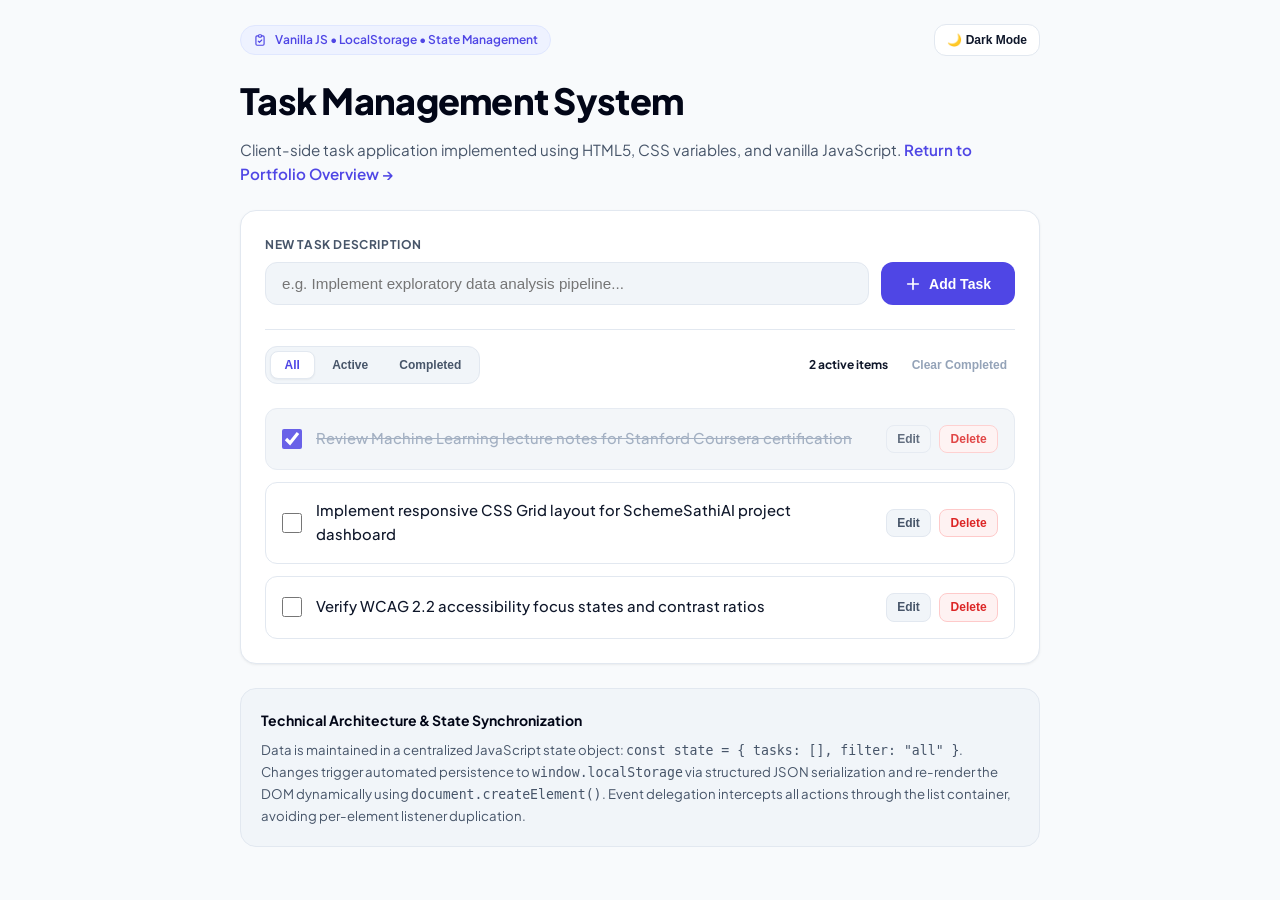
<file: todo.html>
<!DOCTYPE html>
<html lang="en" dir="ltr">
<head>
  <meta charset="UTF-8">
  <meta name="viewport" content="width=device-width, initial-scale=1.0">
  <title>Task Manager — Vanilla JavaScript &amp; State Management</title>
  <meta name="description" content="Client-side To-Do application built with pure HTML5, CSS3, and vanilla JavaScript. Features localStorage persistence and event delegation.">
  <link rel="preconnect" href="https://fonts.googleapis.com">
  <link rel="preconnect" href="https://fonts.gstatic.com" crossorigin>
  <link href="https://fonts.googleapis.com/css2?family=Plus+Jakarta+Sans:wght@400;500;600;700;800&display=swap" rel="stylesheet">
  <link rel="stylesheet" href="./todo.css">
</head>
<body>

  <!-- Screen reader live announcer -->
  <div id="live-announcer" class="sr-only" aria-live="polite" aria-atomic="true"></div>

  <div class="container">
    <!-- Header Landmark -->
    <header class="app-header" role="banner">
      <div class="top-bar">
        <span class="badge">
          <svg width="14" height="14" viewBox="0 0 24 24" fill="none" stroke="currentColor" stroke-width="2" aria-hidden="true">
            <path stroke-linecap="round" stroke-linejoin="round" d="M9 5H7a2 2 0 00-2 2v12a2 2 0 002 2h10a2 2 0 002-2V7a2 2 0 00-2-2h-2M9 5a2 2 0 002 2h2a2 2 0 002-2M9 5a2 2 0 012-2h2a2 2 0 012 2m-6 9l2 2 4-4" />
          </svg>
          Vanilla JS &bull; LocalStorage &bull; State Management
        </span>

        <button type="button" id="theme-toggle-btn" class="theme-toggle-btn" aria-label="Toggle color theme">
          🌙 Dark Mode
        </button>
      </div>

      <h1>Task Management System</h1>
      <p class="subtitle">
        Client-side task application implemented using HTML5, CSS variables, and vanilla JavaScript.
        <a href="./#todo" class="nav-back-link">Return to Portfolio Overview &rarr;</a>
      </p>
    </header>

    <!-- Main Landmark -->
    <main role="main">
      <section class="todo-card" aria-labelledby="todo-card-title">
        <h2 id="todo-card-title" class="sr-only">Task Operations &amp; List</h2>

        <!-- Task Input Form -->
        <form id="todo-form" class="form-group" novalidate>
          <label for="todo-input" class="form-label">New Task Description</label>
          <div class="input-row">
            <input
              type="text"
              id="todo-input"
              class="todo-input"
              placeholder="e.g. Implement exploratory data analysis pipeline..."
              autocomplete="off"
              aria-describedby="todo-error-message"
            >
            <button type="submit" id="todo-add-button" class="btn-primary">
              <svg width="16" height="16" viewBox="0 0 24 24" fill="none" stroke="currentColor" stroke-width="2.5" aria-hidden="true">
                <path stroke-linecap="round" stroke-linejoin="round" d="M12 4v16m8-8H4" />
              </svg>
              <span>Add Task</span>
            </button>
          </div>
          <p id="todo-error-message" class="error-message" role="alert"></p>
        </form>

        <!-- Controls Row: Filter buttons & Counters -->
        <div class="controls-row">
          <!-- Filter Buttons (Event Delegation Target) -->
          <div id="todo-filter-container" class="filters-group" role="group" aria-label="Filter tasks">
            <button type="button" class="filter-btn active" data-filter="all" aria-pressed="true">All</button>
            <button type="button" class="filter-btn" data-filter="active" aria-pressed="false">Active</button>
            <button type="button" class="filter-btn" data-filter="completed" aria-pressed="false">Completed</button>
          </div>

          <!-- Counts & Bulk Action -->
          <div class="counts-group">
            <span id="todo-items-count" class="items-left">0 items left</span>
            <button type="button" id="todo-clear-completed" class="btn-clear" style="display: none;">Clear Completed</button>
          </div>
        </div>

        <!-- Dynamic Task List (Event Delegation Target) -->
        <ul id="todo-task-list" class="task-list" aria-label="Tasks list">
          <!-- Elements dynamically created via JavaScript renderTasks() -->
        </ul>
      </section>

      <!-- Technical Aside -->
      <aside class="info-card" style="margin-top: 1.5rem;" aria-labelledby="technical-info-heading">
        <h2 id="technical-info-heading">Technical Architecture &amp; State Synchronization</h2>
        <p>
          Data is maintained in a centralized JavaScript state object: <code>const state = { tasks: [], filter: "all" }</code>.
          Changes trigger automated persistence to <code>window.localStorage</code> via structured JSON serialization and re-render the DOM dynamically using <code>document.createElement()</code>. Event delegation intercepts all actions through the list container, avoiding per-element listener duplication.
        </p>
      </aside>
    </main>
  </div>

  <!-- Vanilla JavaScript Logic -->
  <script src="./todo.js"></script>
</body>
</html>
</file>
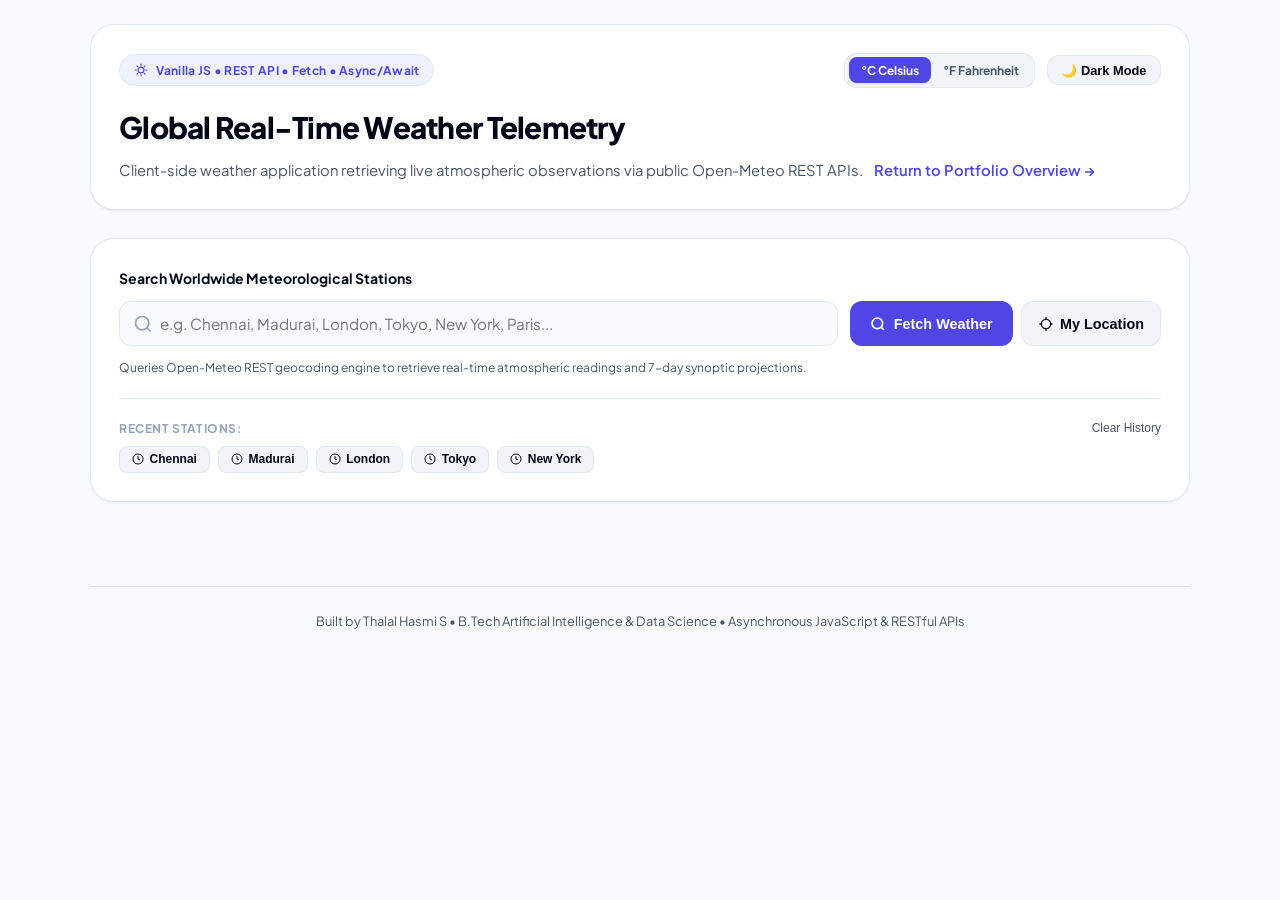
<file: weather.html>
<!DOCTYPE html>
<html lang="en" dir="ltr">
<head>
  <meta charset="UTF-8">
  <meta name="viewport" content="width=device-width, initial-scale=1.0">
  <title>Weather Dashboard — Asynchronous JavaScript &amp; RESTful APIs</title>
  <meta name="description" content="Real-time global weather dashboard built with HTML5, CSS3 Grid/Flexbox, and vanilla JavaScript using modern Fetch API and async/await.">
  <link rel="preconnect" href="https://fonts.googleapis.com">
  <link rel="preconnect" href="https://fonts.gstatic.com" crossorigin>
  <link href="https://fonts.googleapis.com/css2?family=Plus+Jakarta+Sans:wght@400;500;600;700;800;900&display=swap" rel="stylesheet">
  <link rel="stylesheet" href="./weather.css">
</head>
<body>

  <!-- Screen reader live announcer (WCAG 4.1.3) -->
  <div id="live-announcer" class="sr-only" aria-live="polite" aria-atomic="true"></div>

  <div class="container">
    <!-- Header Landmark -->
    <header class="app-header" role="banner">
      <div class="top-bar">
        <span class="badge">
          <svg width="14" height="14" viewBox="0 0 24 24" fill="none" stroke="currentColor" stroke-width="2" aria-hidden="true">
            <path stroke-linecap="round" stroke-linejoin="round" d="M12 2v2m0 16v2M4.93 4.93l1.41 1.41m11.32 11.32l1.41 1.41M2 12h2m16 0h2m-17.07 7.07l1.41-1.41m11.32-11.32l1.41-1.41M12 7a5 5 0 100 10 5 5 0 000-10z"/>
          </svg>
          Vanilla JS &bull; REST API &bull; Fetch &bull; Async/Await
        </span>

        <div class="controls-cluster">
          <!-- Unit Selector -->
          <div class="unit-toggle-group" role="group" aria-label="Temperature unit selection">
            <button type="button" id="unit-c" class="unit-btn active" aria-pressed="true">°C Celsius</button>
            <button type="button" id="unit-f" class="unit-btn" aria-pressed="false">°F Fahrenheit</button>
          </div>

          <!-- Color Theme Toggle -->
          <button type="button" id="theme-toggle-btn" class="theme-toggle-btn" aria-label="Toggle color theme">
            🌙 Dark Mode
          </button>
        </div>
      </div>

      <h1>Global Real-Time Weather Telemetry</h1>
      <p class="subtitle">
        Client-side weather application retrieving live atmospheric observations via public Open-Meteo REST APIs.
        <a href="./#weather" class="nav-back-link">Return to Portfolio Overview &rarr;</a>
      </p>
    </header>

    <!-- Main Landmark -->
    <main role="main">
      <section class="weather-card" aria-labelledby="search-section-title">
        <h2 id="search-section-title" class="sr-only">Weather Search &amp; Station Selection</h2>

        <!-- Search Form -->
        <form id="search-form" class="search-form" novalidate>
          <label for="search-input" class="form-label">Search Worldwide Meteorological Stations</label>
          <div class="input-row">
            <div class="input-wrapper">
              <svg class="search-icon" viewBox="0 0 24 24" fill="none" stroke="currentColor" stroke-width="2" aria-hidden="true">
                <circle cx="11" cy="11" r="8"/><path d="m21 21-4.3-4.3"/>
              </svg>
              <input
                type="text"
                id="search-input"
                class="weather-input"
                placeholder="e.g. Chennai, Madurai, London, Tokyo, New York, Paris..."
                autocomplete="off"
                aria-describedby="search-hint"
              />
            </div>
            <div class="btn-group">
              <button type="submit" id="search-submit-btn" class="btn-primary">
                <svg width="16" height="16" viewBox="0 0 24 24" fill="none" stroke="currentColor" stroke-width="2.5" aria-hidden="true">
                  <circle cx="11" cy="11" r="8"/><path d="m21 21-4.3-4.3"/>
                </svg>
                <span>Fetch Weather</span>
              </button>
              <button type="button" id="geo-btn" class="btn-secondary" title="Use GPS Location">
                <svg width="16" height="16" viewBox="0 0 24 24" fill="none" stroke="currentColor" stroke-width="2" aria-hidden="true">
                  <line x1="2" y1="12" x2="5" y2="12"/><line x1="19" y1="12" x2="22" y2="12"/><line x1="12" y1="2" x2="12" y2="5"/><line x1="12" y1="19" x2="12" y2="22"/><circle cx="12" cy="12" r="7"/>
                </svg>
                <span>My Location</span>
              </button>
            </div>
          </div>
          <p id="search-hint" class="hint-text">
            Queries Open-Meteo REST geocoding engine to retrieve real-time atmospheric readings and 7-day synoptic projections.
          </p>
        </form>

        <!-- Recent Search Chips -->
        <div class="recent-chips-section">
          <div class="chips-header">
            <span class="chips-title">Recent Stations:</span>
            <button type="button" id="clear-history-btn" class="clear-btn">Clear History</button>
          </div>
          <div id="chips-list" class="chips-list" role="group" aria-label="Recent cities"></div>
        </div>
      </section>

      <!-- Status Alerts / Loading -->
      <div id="status-container" style="margin-top: 1.5rem;" aria-live="polite"></div>

      <!-- Weather Display Container -->
      <div id="display-container" class="display-container" style="margin-top: 1.5rem;"></div>
    </main>

    <!-- Footer Landmark -->
    <footer class="app-footer" role="contentinfo">
      <p>
        Built by Thalal Hasmi S &bull; B.Tech Artificial Intelligence &amp; Data Science &bull; Asynchronous JavaScript &amp; RESTful APIs
      </p>
    </footer>
  </div>

  <script src="./weather.js"></script>
</body>
</html>
</file>
<file: todo.css>
/* ==========================================================================
   Standalone Vanilla To-Do Application Styles
   Matches the Portfolio's Advanced CSS3 Architecture & Variables
   ========================================================================== */

:root {
  --primary-color: #4f46e5;
  --primary-hover: #4338ca;
  --primary-light: #e0e7ff;
  --primary-subtle: #eef2ff;
  --background-color: #f8fafc;
  --surface-color: #ffffff;
  --surface-subtle: #f1f5f9;
  --text-color: #0f172a;
  --heading-color: #020617;
  --muted-text-color: #475569;
  --subtle-text-color: #94a3b8;
  --border-color: #e2e8f0;
  --radius-md: 0.5rem;
  --radius-xl: 0.75rem;
  --radius-2xl: 1rem;
  --shadow-card: 0 1px 3px 0 rgb(0 0 0 / 0.05), 0 1px 2px -1px rgb(0 0 0 / 0.05);
  --shadow-hover: 0 10px 25px -5px rgb(0 0 0 / 0.08), 0 8px 10px -6px rgb(0 0 0 / 0.04);
  --transition: all 0.2s cubic-bezier(0.4, 0, 0.2, 1);
  --font-sans: 'Plus Jakarta Sans', system-ui, -apple-system, sans-serif;
}

:root[data-theme="dark"] {
  --primary-color: #818cf8;
  --primary-hover: #6366f1;
  --primary-light: #312e81;
  --primary-subtle: #1e1b4b;
  --background-color: #0b0f17;
  --surface-color: #111827;
  --surface-subtle: #1e293b;
  --text-color: #f1f5f9;
  --heading-color: #ffffff;
  --muted-text-color: #94a3b8;
  --subtle-text-color: #64748b;
  --border-color: #1f293d;
  --shadow-card: 0 1px 3px 0 rgb(0 0 0 / 0.3);
  --shadow-hover: 0 10px 25px -5px rgb(0 0 0 / 0.5);
}

* {
  box-sizing: border-box;
  margin: 0;
  padding: 0;
}

body {
  font-family: var(--font-sans);
  background-color: var(--background-color);
  color: var(--text-color);
  line-height: 1.6;
  min-height: 100vh;
  display: flex;
  flex-direction: column;
  transition: background-color 0.2s ease, color 0.2s ease;
  padding: 1.5rem 1rem;
}

.container {
  max-width: 800px;
  width: 100%;
  margin: 0 auto;
  display: flex;
  flex-direction: column;
  gap: 1.5rem;
}

/* Header & Top Bar */
.app-header {
  display: flex;
  flex-direction: column;
  gap: 0.5rem;
}

.top-bar {
  display: flex;
  justify-content: space-between;
  align-items: center;
  gap: 1rem;
  margin-bottom: 0.5rem;
}

.badge {
  display: inline-flex;
  align-items: center;
  gap: 0.5rem;
  padding: 0.25rem 0.75rem;
  border-radius: 9999px;
  background-color: var(--primary-subtle);
  border: 1px solid var(--primary-light);
  color: var(--primary-color);
  font-size: 0.75rem;
  font-weight: 600;
}

.theme-toggle-btn {
  background: var(--surface-color);
  border: 1px solid var(--border-color);
  color: var(--text-color);
  padding: 0.5rem 0.75rem;
  border-radius: var(--radius-xl);
  cursor: pointer;
  font-size: 0.75rem;
  font-weight: 600;
  display: inline-flex;
  align-items: center;
  gap: 0.5rem;
  transition: var(--transition);
}

.theme-toggle-btn:hover {
  border-color: var(--primary-color);
}

.theme-toggle-btn:focus-visible {
  outline: 3px solid var(--primary-color);
  outline-offset: 2px;
}

h1 {
  font-size: clamp(1.5rem, 4vw, 2.25rem);
  font-weight: 800;
  color: var(--heading-color);
  letter-spacing: -0.02em;
}

.subtitle {
  color: var(--muted-text-color);
  font-size: 0.95rem;
}

/* Card Container */
.todo-card {
  background: var(--surface-color);
  border: 1px solid var(--border-color);
  border-radius: var(--radius-2xl);
  padding: 1.5rem;
  box-shadow: var(--shadow-card);
  display: flex;
  flex-direction: column;
  gap: 1.5rem;
}

/* Form Styles */
.form-group {
  display: flex;
  flex-direction: column;
  gap: 0.5rem;
}

.form-label {
  font-size: 0.75rem;
  font-weight: 700;
  text-transform: uppercase;
  letter-spacing: 0.05em;
  color: var(--muted-text-color);
}

.input-row {
  display: flex;
  flex-direction: column;
  gap: 0.75rem;
}

@media (min-width: 640px) {
  .input-row {
    flex-direction: row;
  }
}

.todo-input {
  flex: 1;
  padding: 0.75rem 1rem;
  font-size: 0.95rem;
  border-radius: var(--radius-xl);
  border: 1px solid var(--border-color);
  background-color: var(--surface-subtle);
  color: var(--text-color);
  transition: var(--transition);
  outline: none;
}

.todo-input:focus {
  background-color: var(--surface-color);
  border-color: var(--primary-color);
  box-shadow: 0 0 0 3px var(--primary-light);
}

.btn-primary {
  background-color: var(--primary-color);
  color: #ffffff;
  border: none;
  padding: 0.75rem 1.5rem;
  font-size: 0.875rem;
  font-weight: 700;
  border-radius: var(--radius-xl);
  cursor: pointer;
  display: inline-flex;
  align-items: center;
  justify-content: center;
  gap: 0.5rem;
  transition: var(--transition);
  white-space: nowrap;
}

.btn-primary:hover {
  background-color: var(--primary-hover);
  transform: translateY(-1px);
}

.btn-primary:focus-visible {
  outline: 3px solid var(--primary-color);
  outline-offset: 2px;
}

.error-message {
  font-size: 0.75rem;
  color: #ef4444;
  font-weight: 600;
  display: none;
}

.error-message.show {
  display: block;
}

/* Filter & Count Section */
.controls-row {
  display: flex;
  flex-direction: column;
  gap: 1rem;
  padding-top: 1rem;
  border-top: 1px solid var(--border-color);
}

@media (min-width: 640px) {
  .controls-row {
    flex-direction: row;
    align-items: center;
    justify-content: space-between;
  }
}

.filters-group {
  display: inline-flex;
  gap: 0.25rem;
  padding: 0.25rem;
  background: var(--surface-subtle);
  border: 1px solid var(--border-color);
  border-radius: var(--radius-xl);
}

.filter-btn {
  background: transparent;
  border: none;
  color: var(--muted-text-color);
  font-size: 0.75rem;
  font-weight: 700;
  padding: 0.35rem 0.85rem;
  border-radius: var(--radius-md);
  cursor: pointer;
  transition: var(--transition);
}

.filter-btn:hover {
  color: var(--heading-color);
}

.filter-btn.active {
  background: var(--surface-color);
  color: var(--primary-color);
  box-shadow: 0 1px 2px rgb(0 0 0 / 0.05);
  border: 1px solid var(--border-color);
}

.filter-btn:focus-visible {
  outline: 2px solid var(--primary-color);
}

.counts-group {
  display: flex;
  align-items: center;
  gap: 1rem;
  font-size: 0.75rem;
  color: var(--muted-text-color);
}

.items-left {
  font-weight: 700;
  color: var(--text-color);
}

.btn-clear {
  background: none;
  border: none;
  color: var(--subtle-text-color);
  font-size: 0.75rem;
  font-weight: 600;
  cursor: pointer;
  padding: 0.25rem 0.5rem;
  border-radius: var(--radius-md);
  transition: var(--transition);
}

.btn-clear:hover {
  color: #ef4444;
}

.btn-clear:focus-visible {
  outline: 2px solid #ef4444;
}

/* Task List */
.task-list {
  list-style: none;
  display: flex;
  flex-direction: column;
  gap: 0.75rem;
}

.task-item {
  display: flex;
  flex-direction: column;
  gap: 0.75rem;
  padding: 1rem;
  background: var(--surface-color);
  border: 1px solid var(--border-color);
  border-radius: var(--radius-xl);
  transition: var(--transition);
}

@media (min-width: 640px) {
  .task-item {
    flex-direction: row;
    align-items: center;
    justify-content: space-between;
  }
}

.task-item:hover {
  border-color: var(--primary-light);
}

.task-item.completed {
  background: var(--surface-subtle);
  opacity: 0.85;
}

.task-content-wrapper {
  display: flex;
  align-items: center;
  gap: 0.875rem;
  flex: 1;
  min-width: 0;
}

.task-checkbox {
  width: 1.25rem;
  height: 1.25rem;
  accent-color: var(--primary-color);
  cursor: pointer;
  shrink: 0;
}

.task-text {
  font-size: 0.925rem;
  font-weight: 500;
  color: var(--text-color);
  word-break: break-word;
}

.task-item.completed .task-text {
  text-decoration: line-through;
  color: var(--subtle-text-color);
}

.task-actions {
  display: flex;
  align-items: center;
  gap: 0.5rem;
  align-self: flex-end;
}

@media (min-width: 640px) {
  .task-actions {
    align-self: center;
  }
}

.btn-action {
  padding: 0.4rem 0.65rem;
  font-size: 0.75rem;
  font-weight: 600;
  border-radius: var(--radius-md);
  border: 1px solid var(--border-color);
  background: var(--surface-subtle);
  color: var(--muted-text-color);
  cursor: pointer;
  display: inline-flex;
  align-items: center;
  gap: 0.35rem;
  transition: var(--transition);
}

.btn-action:hover {
  color: var(--heading-color);
  background: var(--surface-color);
}

.btn-action:focus-visible {
  outline: 2px solid var(--primary-color);
}

.btn-delete {
  color: #dc2626;
  border-color: #fecaca;
  background: #fef2f2;
}

.btn-delete:hover {
  color: #991b1b;
  background: #fee2e2;
}

:root[data-theme="dark"] .btn-delete {
  background: rgba(220, 38, 38, 0.15);
  border-color: rgba(220, 38, 38, 0.3);
  color: #f87171;
}

.btn-delete:focus-visible {
  outline: 2px solid #dc2626;
}

/* Edit Form */
.edit-form {
  display: flex;
  flex-direction: column;
  gap: 0.5rem;
  width: 100%;
}

@media (min-width: 640px) {
  .edit-form {
    flex-direction: row;
  }
}

.edit-input {
  flex: 1;
  padding: 0.5rem 0.75rem;
  font-size: 0.875rem;
  border-radius: var(--radius-md);
  border: 1px solid var(--primary-color);
  background: var(--surface-subtle);
  color: var(--text-color);
  outline: none;
}

.edit-actions {
  display: flex;
  gap: 0.5rem;
}

.btn-save {
  background: var(--primary-color);
  color: #ffffff;
  border: none;
  padding: 0.5rem 0.85rem;
  font-size: 0.75rem;
  font-weight: 700;
  border-radius: var(--radius-md);
  cursor: pointer;
}

.btn-cancel {
  background: var(--surface-subtle);
  border: 1px solid var(--border-color);
  color: var(--text-color);
  padding: 0.5rem 0.85rem;
  font-size: 0.75rem;
  font-weight: 700;
  border-radius: var(--radius-md);
  cursor: pointer;
}

/* Empty State */
.empty-state {
  text-align: center;
  padding: 3rem 1rem;
  border: 2px dashed var(--border-color);
  border-radius: var(--radius-2xl);
  background: var(--surface-subtle);
  color: var(--muted-text-color);
  font-size: 0.875rem;
  font-weight: 500;
}

/* Technical Details Aside */
.info-card {
  background: var(--surface-subtle);
  border: 1px solid var(--border-color);
  border-radius: var(--radius-2xl);
  padding: 1.25rem;
  font-size: 0.825rem;
  color: var(--muted-text-color);
  display: flex;
  flex-direction: column;
  gap: 0.5rem;
}

.info-card h2 {
  font-size: 0.875rem;
  font-weight: 700;
  color: var(--heading-color);
}

.nav-back-link {
  color: var(--primary-color);
  font-weight: 600;
  text-decoration: none;
}

.nav-back-link:hover {
  text-decoration: underline;
}

/* Screen reader only utility */
.sr-only {
  position: absolute;
  width: 1px;
  height: 1px;
  padding: 0;
  margin: -1px;
  overflow: hidden;
  clip: rect(0, 0, 0, 0);
  white-space: nowrap;
  border-width: 0;
}
</file>
<file: weather.css>
/* ==========================================================================
   Standalone Vanilla Weather Dashboard Styles
   Matches the Portfolio's Advanced CSS3 Architecture & Variables
   ========================================================================== */

:root {
  --primary-color: #4f46e5;
  --primary-hover: #4338ca;
  --primary-light: #e0e7ff;
  --primary-subtle: #eef2ff;
  --background-color: #f8fafc;
  --surface-color: #ffffff;
  --surface-subtle: #f1f5f9;
  --text-color: #0f172a;
  --heading-color: #020617;
  --muted-text-color: #475569;
  --subtle-text-color: #94a3b8;
  --border-color: #e2e8f0;
  --border-hover: #cbd5e1;
  --radius-sm: 0.375rem;
  --radius-md: 0.5rem;
  --radius-lg: 0.75rem;
  --radius-xl: 1rem;
  --radius-2xl: 1.5rem;
  --shadow-card: 0 1px 3px 0 rgb(0 0 0 / 0.05), 0 1px 2px -1px rgb(0 0 0 / 0.05);
  --shadow-hover: 0 10px 25px -5px rgb(0 0 0 / 0.08), 0 8px 10px -6px rgb(0 0 0 / 0.04);
  --font-sans: 'Plus Jakarta Sans', system-ui, -apple-system, sans-serif;
  --transition: all 0.2s cubic-bezier(0.4, 0, 0.2, 1);
}

:root[data-theme="dark"] {
  --primary-color: #818cf8;
  --primary-hover: #6366f1;
  --primary-light: #312e81;
  --primary-subtle: #1e1b4b;
  --background-color: #0b0f17;
  --surface-color: #111827;
  --surface-subtle: #1e293b;
  --text-color: #f1f5f9;
  --heading-color: #ffffff;
  --muted-text-color: #94a3b8;
  --subtle-text-color: #64748b;
  --border-color: #1f293d;
  --border-hover: #334155;
  --shadow-card: 0 1px 3px 0 rgb(0 0 0 / 0.3);
  --shadow-hover: 0 10px 25px -5px rgb(0 0 0 / 0.5);
}

* {
  box-sizing: border-box;
  margin: 0;
  padding: 0;
}

body {
  font-family: var(--font-sans);
  background-color: var(--background-color);
  color: var(--text-color);
  line-height: 1.6;
  min-height: 100vh;
  display: flex;
  flex-direction: column;
  transition: background-color 0.2s ease, color 0.2s ease;
  padding: 1.5rem 1rem;
}

/* Screen reader only utility */
.sr-only {
  position: absolute;
  width: 1px;
  height: 1px;
  padding: 0;
  margin: -1px;
  overflow: hidden;
  clip: rect(0, 0, 0, 0);
  white-space: nowrap;
  border-width: 0;
}

.container {
  max-width: 1100px;
  width: 100%;
  margin: 0 auto;
  display: flex;
  flex-direction: column;
  gap: 1.75rem;
}

/* Header & Navigation */
.app-header {
  background-color: var(--surface-color);
  border: 1px solid var(--border-color);
  border-radius: var(--radius-2xl);
  padding: 1.75rem;
  box-shadow: var(--shadow-card);
  transition: var(--transition);
}

.top-bar {
  display: flex;
  flex-wrap: wrap;
  align-items: center;
  justify-content: space-between;
  gap: 1rem;
  margin-bottom: 1rem;
}

.badge {
  display: inline-flex;
  align-items: center;
  gap: 0.5rem;
  background-color: var(--primary-subtle);
  color: var(--primary-color);
  padding: 0.35rem 0.85rem;
  border-radius: 9999px;
  font-size: 0.75rem;
  font-weight: 700;
  border: 1px solid var(--primary-light);
  letter-spacing: 0.025em;
}

.controls-cluster {
  display: flex;
  align-items: center;
  gap: 0.75rem;
  flex-wrap: wrap;
}

.unit-toggle-group {
  display: inline-flex;
  align-items: center;
  background-color: var(--surface-subtle);
  border: 1px solid var(--border-color);
  border-radius: var(--radius-lg);
  padding: 0.2rem;
}

.unit-btn {
  background: transparent;
  border: none;
  font-family: inherit;
  font-size: 0.75rem;
  font-weight: 700;
  color: var(--muted-text-color);
  padding: 0.35rem 0.75rem;
  border-radius: var(--radius-md);
  cursor: pointer;
  transition: var(--transition);
}

.unit-btn.active {
  background-color: var(--primary-color);
  color: #ffffff;
  box-shadow: 0 1px 2px rgba(0, 0, 0, 0.1);
}

.theme-toggle-btn {
  background-color: var(--surface-subtle);
  color: var(--heading-color);
  border: 1px solid var(--border-color);
  border-radius: var(--radius-lg);
  padding: 0.4rem 0.85rem;
  font-size: 0.8rem;
  font-weight: 600;
  cursor: pointer;
  display: inline-flex;
  align-items: center;
  gap: 0.35rem;
  transition: var(--transition);
}

.theme-toggle-btn:hover {
  background-color: var(--border-color);
}

.app-header h1 {
  font-size: 1.85rem;
  font-weight: 800;
  color: var(--heading-color);
  letter-spacing: -0.025em;
  margin-bottom: 0.5rem;
}

.subtitle {
  color: var(--muted-text-color);
  font-size: 0.925rem;
  line-height: 1.5;
}

.nav-back-link {
  color: var(--primary-color);
  text-decoration: none;
  font-weight: 600;
  margin-left: 0.5rem;
  display: inline-flex;
  align-items: center;
  gap: 0.25rem;
}

.nav-back-link:hover {
  text-decoration: underline;
}

/* Card Sections */
.weather-card {
  background-color: var(--surface-color);
  border: 1px solid var(--border-color);
  border-radius: var(--radius-2xl);
  padding: 1.75rem;
  box-shadow: var(--shadow-card);
  transition: var(--transition);
}

/* Search Form */
.search-form {
  display: flex;
  flex-direction: column;
  gap: 0.75rem;
}

.form-label {
  font-size: 0.875rem;
  font-weight: 700;
  color: var(--heading-color);
}

.input-row {
  display: flex;
  flex-direction: column;
  gap: 0.75rem;
}

@media (min-width: 640px) {
  .input-row {
    flex-direction: row;
  }
}

.input-wrapper {
  position: relative;
  flex: 1;
}

.search-icon {
  position: absolute;
  left: 0.875rem;
  top: 50%;
  transform: translateY(-50%);
  color: var(--subtle-text-color);
  pointer-events: none;
  width: 1.25rem;
  height: 1.25rem;
}

.weather-input {
  width: 100%;
  padding: 0.75rem 1rem 0.75rem 2.5rem;
  font-size: 0.95rem;
  font-family: inherit;
  border-radius: var(--radius-lg);
  border: 1px solid var(--border-color);
  background-color: var(--background-color);
  color: var(--text-color);
  outline: none;
  transition: var(--transition);
}

.weather-input:focus {
  border-color: var(--primary-color);
  box-shadow: 0 0 0 3px var(--primary-light);
}

.btn-group {
  display: flex;
  gap: 0.5rem;
}

.btn-primary {
  display: inline-flex;
  align-items: center;
  justify-content: center;
  gap: 0.5rem;
  background-color: var(--primary-color);
  color: #ffffff;
  border: none;
  border-radius: var(--radius-lg);
  padding: 0.75rem 1.25rem;
  font-size: 0.9rem;
  font-weight: 700;
  cursor: pointer;
  transition: var(--transition);
  white-space: nowrap;
}

.btn-primary:hover:not(:disabled) {
  background-color: var(--primary-hover);
}

.btn-primary:disabled {
  opacity: 0.6;
  cursor: wait;
}

.btn-secondary {
  display: inline-flex;
  align-items: center;
  justify-content: center;
  gap: 0.4rem;
  background-color: var(--surface-subtle);
  color: var(--heading-color);
  border: 1px solid var(--border-color);
  border-radius: var(--radius-lg);
  padding: 0.75rem 1rem;
  font-size: 0.9rem;
  font-weight: 600;
  cursor: pointer;
  transition: var(--transition);
  white-space: nowrap;
}

.btn-secondary:hover {
  background-color: var(--border-color);
}

.hint-text {
  font-size: 0.75rem;
  color: var(--muted-text-color);
}

/* Recent Search Chips */
.recent-chips-section {
  margin-top: 1.25rem;
  padding-top: 1.25rem;
  border-top: 1px solid var(--border-color);
  display: flex;
  flex-direction: column;
  gap: 0.5rem;
}

.chips-header {
  display: flex;
  align-items: center;
  justify-content: space-between;
}

.chips-title {
  font-size: 0.75rem;
  font-weight: 700;
  text-transform: uppercase;
  letter-spacing: 0.05em;
  color: var(--subtle-text-color);
}

.clear-btn {
  background: none;
  border: none;
  color: var(--muted-text-color);
  font-size: 0.75rem;
  cursor: pointer;
  transition: color 0.15s ease;
}

.clear-btn:hover {
  color: #e11d48;
}

.chips-list {
  display: flex;
  flex-wrap: wrap;
  gap: 0.5rem;
}

.chip-btn {
  display: inline-flex;
  align-items: center;
  gap: 0.35rem;
  background-color: var(--surface-subtle);
  border: 1px solid var(--border-color);
  border-radius: var(--radius-md);
  padding: 0.35rem 0.75rem;
  font-size: 0.75rem;
  font-weight: 600;
  color: var(--heading-color);
  cursor: pointer;
  transition: var(--transition);
}

.chip-btn:hover {
  background-color: var(--border-color);
}

/* Status Notifications & Alerts */
.status-loading {
  display: flex;
  align-items: center;
  gap: 0.75rem;
  background-color: rgba(14, 165, 233, 0.1);
  border: 1px solid rgba(14, 165, 233, 0.25);
  color: #0284c7;
  padding: 0.85rem 1.25rem;
  border-radius: var(--radius-xl);
  font-size: 0.875rem;
  font-weight: 600;
}

.status-error {
  display: flex;
  flex-direction: column;
  gap: 0.75rem;
  background-color: rgba(225, 29, 72, 0.1);
  border: 1px solid rgba(225, 29, 72, 0.25);
  color: #be123c;
  padding: 1rem 1.25rem;
  border-radius: var(--radius-xl);
  font-size: 0.875rem;
}

@media (min-width: 640px) {
  .status-error {
    flex-direction: row;
    align-items: center;
    justify-content: space-between;
  }
}

.status-error p.title {
  font-weight: 700;
}

.status-error p.desc {
  font-size: 0.8rem;
  margin-top: 0.15rem;
}

/* Weather Display Sections */
.display-container {
  display: flex;
  flex-direction: column;
  gap: 1.75rem;
}

/* Hero Weather Overview */
.hero-card {
  background: var(--surface-color);
  border: 1px solid var(--border-color);
  border-radius: var(--radius-2xl);
  padding: 2rem;
  box-shadow: var(--shadow-card);
  display: flex;
  flex-direction: column;
  gap: 1.5rem;
  position: relative;
  overflow: hidden;
}

@media (min-width: 768px) {
  .hero-card {
    flex-direction: row;
    align-items: center;
    justify-content: space-between;
  }
}

.hero-left {
  display: flex;
  flex-direction: column;
  gap: 0.75rem;
}

.telemetry-pill {
  display: inline-flex;
  align-items: center;
  gap: 0.4rem;
  font-size: 0.75rem;
  font-weight: 700;
  text-transform: uppercase;
  color: var(--primary-color);
  background-color: var(--primary-subtle);
  border: 1px solid var(--primary-light);
  border-radius: 9999px;
  padding: 0.2rem 0.65rem;
  width: fit-content;
}

.pulse-dot {
  width: 0.5rem;
  height: 0.5rem;
  border-radius: 50%;
  background-color: #10b981;
}

.hero-city-title {
  font-size: 2.25rem;
  font-weight: 900;
  letter-spacing: -0.03em;
  color: var(--heading-color);
  line-height: 1.1;
}

.hero-region {
  font-size: 1rem;
  font-weight: 600;
  color: var(--muted-text-color);
}

.hero-coords {
  font-size: 0.75rem;
  font-family: monospace;
  color: var(--subtle-text-color);
}

.temp-row {
  display: flex;
  align-items: baseline;
  gap: 1rem;
  margin-top: 0.5rem;
}

.hero-temp {
  font-size: 4rem;
  font-weight: 900;
  letter-spacing: -0.05em;
  color: var(--heading-color);
  line-height: 1;
}

.hero-feels {
  font-size: 0.875rem;
  font-weight: 600;
  color: var(--heading-color);
}

.hero-range {
  font-size: 0.75rem;
  color: var(--muted-text-color);
}

.hero-right {
  display: flex;
  flex-direction: column;
  align-items: flex-start;
  gap: 1rem;
}

@media (min-width: 768px) {
  .hero-right {
    align-items: flex-end;
  }
}

.hero-icon-wrapper {
  width: 7rem;
  height: 7rem;
}

.condition-badge {
  background-color: var(--surface-subtle);
  border: 1px solid var(--border-color);
  border-radius: var(--radius-lg);
  padding: 0.4rem 1rem;
  font-size: 1.1rem;
  font-weight: 700;
  color: var(--heading-color);
}

/* 2D CSS Grid: Meteorological Metric Cards */
.metrics-section-title {
  font-size: 1.125rem;
  font-weight: 800;
  color: var(--heading-color);
  margin-bottom: 0.75rem;
}

.metrics-grid {
  display: grid;
  grid-template-columns: repeat(2, 1fr);
  gap: 1rem;
}

@media (min-width: 640px) {
  .metrics-grid {
    grid-template-columns: repeat(3, 1fr);
  }
}

@media (min-width: 1024px) {
  .metrics-grid {
    grid-template-columns: repeat(6, 1fr);
  }
}

.metric-card {
  background-color: var(--surface-color);
  border: 1px solid var(--border-color);
  border-radius: var(--radius-xl);
  padding: 1.15rem;
  box-shadow: var(--shadow-card);
  display: flex;
  flex-direction: column;
  justify-content: space-between;
  gap: 0.5rem;
}

.metric-header {
  display: flex;
  align-items: center;
  justify-content: space-between;
  font-size: 0.75rem;
  font-weight: 700;
  text-transform: uppercase;
  color: var(--subtle-text-color);
}

.metric-value {
  font-size: 1.5rem;
  font-weight: 800;
  color: var(--heading-color);
  display: flex;
  align-items: baseline;
  gap: 0.25rem;
}

.metric-value small {
  font-size: 0.75rem;
  font-weight: 600;
  color: var(--muted-text-color);
}

.metric-footer {
  font-size: 0.7rem;
  color: var(--muted-text-color);
}

/* 7-Day Forecast Grid */
.forecast-grid {
  display: grid;
  grid-template-columns: repeat(2, 1fr);
  gap: 0.75rem;
}

@media (min-width: 640px) {
  .forecast-grid {
    grid-template-columns: repeat(4, 1fr);
  }
}

@media (min-width: 1024px) {
  .forecast-grid {
    grid-template-columns: repeat(7, 1fr);
  }
}

.forecast-card {
  background-color: var(--surface-color);
  border: 1px solid var(--border-color);
  border-radius: var(--radius-xl);
  padding: 1.15rem 0.75rem;
  box-shadow: var(--shadow-card);
  display: flex;
  flex-direction: column;
  align-items: center;
  text-align: center;
  justify-content: space-between;
  transition: var(--transition);
}

.forecast-card:hover {
  border-color: var(--primary-color);
}

.forecast-day {
  font-size: 0.85rem;
  font-weight: 700;
  color: var(--heading-color);
}

.forecast-date {
  font-size: 0.7rem;
  color: var(--subtle-text-color);
}

.forecast-icon {
  width: 3rem;
  height: 3rem;
  margin: 0.5rem 0;
}

.forecast-cond {
  font-size: 0.75rem;
  font-weight: 600;
  color: var(--muted-text-color);
  margin-bottom: 0.5rem;
}

.forecast-temps {
  width: 100%;
  padding-top: 0.5rem;
  border-top: 1px solid var(--border-color);
  display: flex;
  align-items: center;
  justify-content: space-between;
  font-size: 0.8rem;
  font-weight: 700;
}

.temp-max {
  color: var(--heading-color);
}

.temp-min {
  color: var(--subtle-text-color);
  font-weight: 500;
}

/* Footer Landmark */
.app-footer {
  margin-top: 2rem;
  text-align: center;
  color: var(--muted-text-color);
  font-size: 0.8rem;
  padding: 1.5rem 0;
  border-top: 1px solid var(--border-color);
}

/* Reduced Motion */
@media (prefers-reduced-motion: reduce) {
  * {
    animation-duration: 0.01ms !important;
    animation-iteration-count: 1 !important;
    transition-duration: 0.01ms !important;
  }
}
</file>
